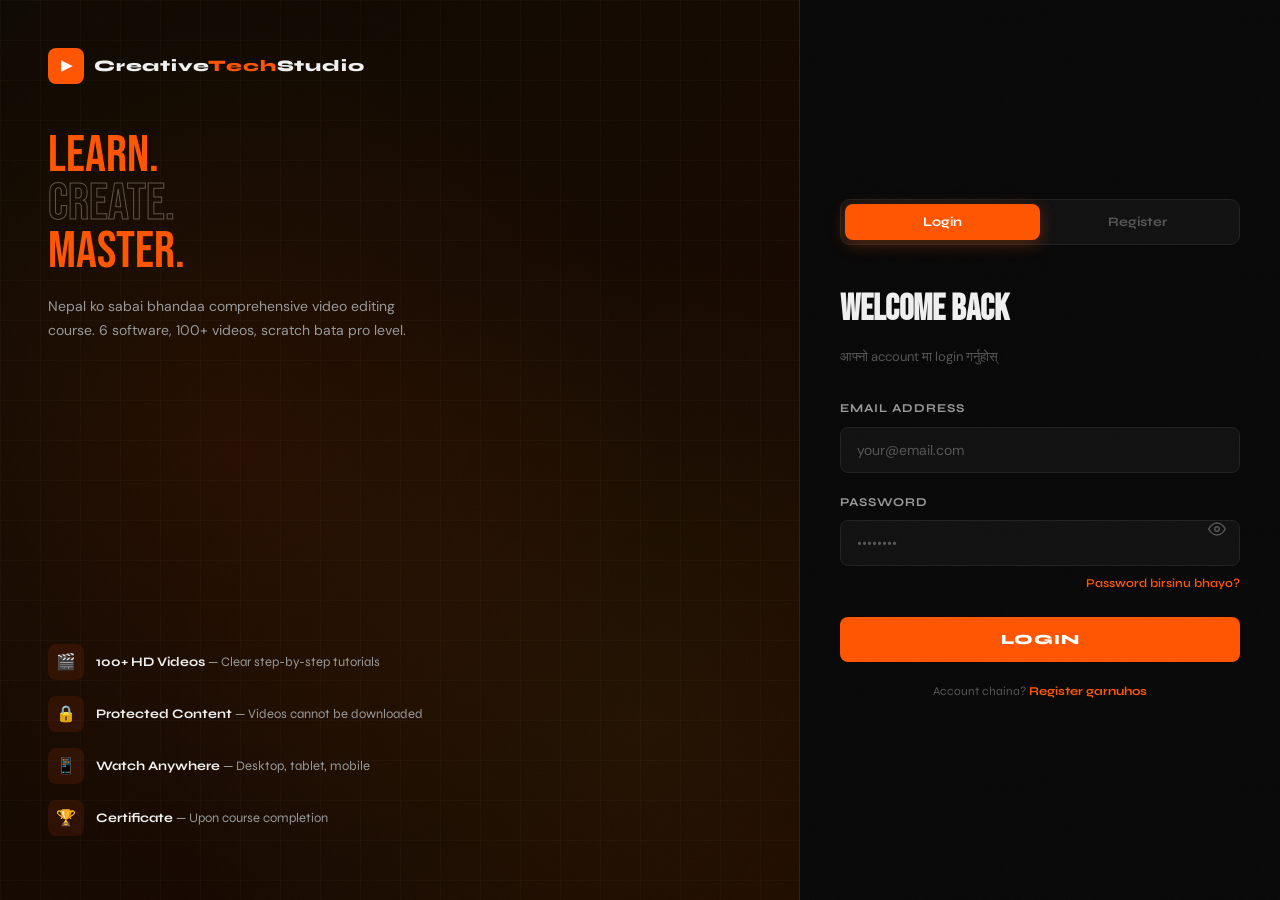
<file: dashboard.html>
<!DOCTYPE html>
<html lang="en">
<head>
  <meta charset="UTF-8"/><meta name="viewport" content="width=device-width, initial-scale=1.0"/>
  <title>Dashboard — Creative Tech Studio</title>
  <link rel="stylesheet" href="css/main.css"/>
  <link rel="stylesheet" href="css/player.css"/>
</head>
<body>
<div class="noise"></div>
<div class="toast-container" id="toastContainer"></div>

<nav id="navbar" class="scrolled">
  <div class="nav-inner">
    <a href="index.html" class="nav-logo">
      <div class="logo-icon">▶</div>
      <span class="logo-text">Creative<em>Tech</em>Studio</span>
    </a>
    <ul class="nav-links">
      <li><a href="dashboard.html" style="color:var(--accent)">Dashboard</a></li>
      <li><a href="#" onclick="logout()">Logout</a></li>
    </ul>
    <button class="sidebar-toggle" id="sidebarToggle" onclick="toggleSidebar()">
      <svg width="20" height="20" viewBox="0 0 24 24" fill="none" stroke="currentColor" stroke-width="2"><line x1="3" y1="12" x2="21" y2="12"/><line x1="3" y1="6" x2="21" y2="6"/><line x1="3" y1="18" x2="21" y2="18"/></svg>
    </button>
  </div>
</nav>

<div class="dashboard-layout">
  <!-- SIDEBAR -->
  <aside class="sidebar" id="sidebar">
    <div class="sidebar-inner">
      <div class="sidebar-user">
        <div class="sidebar-user-avatar" id="userAvatar">S</div>
        <div class="sidebar-user-name" id="userName">Student</div>
        <div class="sidebar-user-role">Pro Bundle Member</div>
      </div>
      <p class="sidebar-nav-label">Menu</p>
      <nav class="sidebar-nav">
        <a href="dashboard.html" class="active">
          <svg width="16" height="16" viewBox="0 0 24 24" fill="none" stroke="currentColor" stroke-width="2"><rect x="3" y="3" width="7" height="7"/><rect x="14" y="3" width="7" height="7"/><rect x="14" y="14" width="7" height="7"/><rect x="3" y="14" width="7" height="7"/></svg>
          My Courses
        </a>
        <a href="#">
          <svg width="16" height="16" viewBox="0 0 24 24" fill="none" stroke="currentColor" stroke-width="2"><path d="M22 11.08V12a10 10 0 1 1-5.93-9.14"/><polyline points="22 4 12 14.01 9 11.01"/></svg>
          Progress
        </a>
        <a href="#">
          <svg width="16" height="16" viewBox="0 0 24 24" fill="none" stroke="currentColor" stroke-width="2"><path d="M20 21v-2a4 4 0 0 0-4-4H8a4 4 0 0 0-4 4v2"/><circle cx="12" cy="7" r="4"/></svg>
          Profile
        </a>
        <a href="#">
          <svg width="16" height="16" viewBox="0 0 24 24" fill="none" stroke="currentColor" stroke-width="2"><path d="M9 3H5a2 2 0 0 0-2 2v4m6-6h10a2 2 0 0 1 2 2v4M9 3v18m0 0h10a2 2 0 0 0 2-2V9M9 21H5a2 2 0 0 1-2-2V9m0 0h18"/></svg>
          Certificate
        </a>
        <a href="#" onclick="logout()">
          <svg width="16" height="16" viewBox="0 0 24 24" fill="none" stroke="currentColor" stroke-width="2"><path d="M9 21H5a2 2 0 0 1-2-2V5a2 2 0 0 1 2-2h4"/><polyline points="16 17 21 12 16 7"/><line x1="21" y1="12" x2="9" y2="12"/></svg>
          Logout
        </a>
      </nav>
    </div>
  </aside>

  <!-- MAIN -->
  <main class="dashboard-main">
    <div class="dashboard-topbar">
      <div>
        <h1 class="dashboard-title" id="welcomeTitle">WELCOME BACK</h1>
        <p style="color:var(--text3);font-size:13px;font-family:var(--font-ui);">Continue learning from where you left off</p>
      </div>
    </div>

    <!-- Stats Row -->
    <div style="display:grid;grid-template-columns:repeat(auto-fill,minmax(180px,1fr));gap:16px;margin-bottom:36px;">
      <div style="background:var(--bg2);border:1px solid var(--border);border-radius:var(--radius);padding:20px;">
        <p style="font-family:var(--font-head);font-size:36px;color:var(--accent);">2</p>
        <p style="font-size:12px;color:var(--text3);font-family:var(--font-ui);margin-top:2px;">Courses In Progress</p>
      </div>
      <div style="background:var(--bg2);border:1px solid var(--border);border-radius:var(--radius);padding:20px;">
        <p style="font-family:var(--font-head);font-size:36px;color:var(--green);">14</p>
        <p style="font-size:12px;color:var(--text3);font-family:var(--font-ui);margin-top:2px;">Videos Completed</p>
      </div>
      <div style="background:var(--bg2);border:1px solid var(--border);border-radius:var(--radius);padding:20px;">
        <p style="font-family:var(--font-head);font-size:36px;color:var(--accent2);">6h</p>
        <p style="font-size:12px;color:var(--text3);font-family:var(--font-ui);margin-top:2px;">Total Watch Time</p>
      </div>
      <div style="background:var(--bg2);border:1px solid var(--border);border-radius:var(--radius);padding:20px;">
        <p style="font-family:var(--font-head);font-size:36px;color:var(--purple);">6</p>
        <p style="font-size:12px;color:var(--text3);font-family:var(--font-ui);margin-top:2px;">Total Modules</p>
      </div>
    </div>

    <h2 style="font-family:var(--font-ui);font-size:16px;font-weight:800;margin-bottom:20px;">Your Courses</h2>

    <div class="courses-grid">
      <!-- PS -->
      <div class="course-card" onclick="goToPlayer('photoshop')">
        <div class="course-card-thumb" style="--thumb-gradient:linear-gradient(135deg,rgba(49,168,255,0.3),rgba(0,0,0,0.7))">
          <div class="course-thumb-icon" style="background:#31A8FF">PS</div>
        </div>
        <div class="course-card-body">
          <p class="course-card-tag">Module 01</p>
          <h3>Adobe Photoshop</h3>
          <p>Digital Art & Photo Mastery — Beginner to Pro</p>
          <div class="course-progress"><div class="course-progress-fill" style="width:35%"></div></div>
          <div class="course-progress-label"><span>35% complete</span><span>7/20 videos</span></div>
        </div>
        <div class="course-card-footer">
          <span class="course-video-count">
            <svg width="12" height="12" viewBox="0 0 24 24" fill="none" stroke="currentColor" stroke-width="2"><polygon points="23 7 16 12 23 17 23 7"/><rect x="1" y="5" width="15" height="14" rx="2" ry="2"/></svg>
            20 videos
          </span>
          <span class="btn-watch">▶ Continue</span>
        </div>
      </div>

      <!-- AI -->
      <div class="course-card" onclick="goToPlayer('illustrator')">
        <div class="course-card-thumb" style="--thumb-gradient:linear-gradient(135deg,rgba(255,154,0,0.3),rgba(0,0,0,0.7))">
          <div class="course-thumb-icon" style="background:#FF9A00">AI</div>
        </div>
        <div class="course-card-body">
          <p class="course-card-tag">Module 02</p>
          <h3>Adobe Illustrator</h3>
          <p>Vector Design & Branding — Logo to Brand Kit</p>
          <div class="course-progress"><div class="course-progress-fill" style="width:10%"></div></div>
          <div class="course-progress-label"><span>10% complete</span><span>2/17 videos</span></div>
        </div>
        <div class="course-card-footer">
          <span class="course-video-count">
            <svg width="12" height="12" viewBox="0 0 24 24" fill="none" stroke="currentColor" stroke-width="2"><polygon points="23 7 16 12 23 17 23 7"/><rect x="1" y="5" width="15" height="14" rx="2" ry="2"/></svg>
            17 videos
          </span>
          <span class="btn-watch">▶ Start</span>
        </div>
      </div>

      <!-- AE - Locked -->
      <div class="course-card" onclick="showLockedMsg()">
        <div class="course-card-thumb" style="--thumb-gradient:linear-gradient(135deg,rgba(153,153,255,0.3),rgba(0,0,0,0.7))">
          <div class="course-thumb-icon" style="background:#9999FF;color:#000">AE</div>
          <div class="course-lock-badge">🔒 Locked</div>
        </div>
        <div class="course-card-body">
          <p class="course-card-tag">Module 03</p>
          <h3>Adobe After Effects</h3>
          <p>Motion Graphics & VFX — Complete the PS module first</p>
          <div class="course-progress"><div class="course-progress-fill" style="width:0%"></div></div>
          <div class="course-progress-label"><span>Locked</span><span>0/19 videos</span></div>
        </div>
        <div class="course-card-footer">
          <span class="course-video-count">
            <svg width="12" height="12" viewBox="0 0 24 24" fill="none" stroke="currentColor" stroke-width="2"><polygon points="23 7 16 12 23 17 23 7"/><rect x="1" y="5" width="15" height="14" rx="2" ry="2"/></svg>
            19 videos
          </span>
          <span class="btn-watch" style="background:var(--bg3);color:var(--text3);">🔒 Locked</span>
        </div>
      </div>

      <!-- PR - Locked -->
      <div class="course-card" onclick="showLockedMsg()">
        <div class="course-card-thumb" style="--thumb-gradient:linear-gradient(135deg,rgba(224,64,251,0.3),rgba(0,0,0,0.7))">
          <div class="course-thumb-icon" style="background:#E040FB">PR</div>
          <div class="course-lock-badge">🔒 Locked</div>
        </div>
        <div class="course-card-body">
          <p class="course-card-tag">Module 04</p>
          <h3>Adobe Premiere Pro</h3>
          <p>Professional Video Editing — Full workflow</p>
          <div class="course-progress"><div class="course-progress-fill" style="width:0%"></div></div>
          <div class="course-progress-label"><span>Locked</span><span>0/19 videos</span></div>
        </div>
        <div class="course-card-footer">
          <span class="course-video-count">
            <svg width="12" height="12" viewBox="0 0 24 24" fill="none" stroke="currentColor" stroke-width="2"><polygon points="23 7 16 12 23 17 23 7"/><rect x="1" y="5" width="15" height="14" rx="2" ry="2"/></svg>
            19 videos
          </span>
          <span class="btn-watch" style="background:var(--bg3);color:var(--text3);">🔒 Locked</span>
        </div>
      </div>

      <!-- DV - Locked -->
      <div class="course-card" onclick="showLockedMsg()">
        <div class="course-card-thumb" style="--thumb-gradient:linear-gradient(135deg,rgba(255,68,68,0.3),rgba(0,0,0,0.7))">
          <div class="course-thumb-icon" style="background:#FF4444">DV</div>
          <div class="course-lock-badge">🔒 Locked</div>
        </div>
        <div class="course-card-body">
          <p class="course-card-tag">Module 05</p>
          <h3>DaVinci Resolve</h3>
          <p>Hollywood-Level Color Grading</p>
          <div class="course-progress"><div class="course-progress-fill" style="width:0%"></div></div>
          <div class="course-progress-label"><span>Locked</span><span>0/16 videos</span></div>
        </div>
        <div class="course-card-footer">
          <span class="course-video-count">
            <svg width="12" height="12" viewBox="0 0 24 24" fill="none" stroke="currentColor" stroke-width="2"><polygon points="23 7 16 12 23 17 23 7"/><rect x="1" y="5" width="15" height="14" rx="2" ry="2"/></svg>
            16 videos
          </span>
          <span class="btn-watch" style="background:var(--bg3);color:var(--text3);">🔒 Locked</span>
        </div>
      </div>

      <!-- ME - Locked -->
      <div class="course-card" onclick="showLockedMsg()">
        <div class="course-card-thumb" style="--thumb-gradient:linear-gradient(135deg,rgba(0,196,180,0.3),rgba(0,0,0,0.7))">
          <div class="course-thumb-icon" style="background:#00C4B4;color:#000">ME</div>
          <div class="course-lock-badge">🔒 Locked</div>
        </div>
        <div class="course-card-body">
          <p class="course-card-tag">Module 06</p>
          <h3>Media Encoder</h3>
          <p>Export Master — All formats & presets</p>
          <div class="course-progress"><div class="course-progress-fill" style="width:0%"></div></div>
          <div class="course-progress-label"><span>Locked</span><span>0/7 videos</span></div>
        </div>
        <div class="course-card-footer">
          <span class="course-video-count">
            <svg width="12" height="12" viewBox="0 0 24 24" fill="none" stroke="currentColor" stroke-width="2"><polygon points="23 7 16 12 23 17 23 7"/><rect x="1" y="5" width="15" height="14" rx="2" ry="2"/></svg>
            7 videos
          </span>
          <span class="btn-watch" style="background:var(--bg3);color:var(--text3);">🔒 Locked</span>
        </div>
      </div>
    </div>
  </main>
</div>

<script src="js/auth.js"></script>
<script>
  function toggleSidebar() {
    document.getElementById('sidebar').classList.toggle('open');
  }
  function goToPlayer(course) {
    window.location.href = 'player.html?course=' + course;
  }
  function showLockedMsg() {
    showToast('Yo module abhi locked cha. Pahilo module complete garnuhos!', 'error');
  }
  function logout() {
    localStorage.removeItem('cts_currentUser');
    showToast('Logout successful!', 'success');
    setTimeout(() => window.location.href = 'login.html', 1000);
  }
  // Load user info
  window.addEventListener('DOMContentLoaded', () => {
    const user = JSON.parse(localStorage.getItem('cts_currentUser') || '{}');
    if (!user.email) { window.location.href = 'login.html'; return; }
    const name = (user.firstName || 'Student').toUpperCase();
    document.getElementById('welcomeTitle').textContent = 'WELCOME, ' + name;
    document.getElementById('userName').textContent = (user.firstName || '') + ' ' + (user.lastName || '');
    document.getElementById('userAvatar').textContent = (user.firstName || 'S')[0].toUpperCase();
  });
</script>
</body>
</html>
</file>
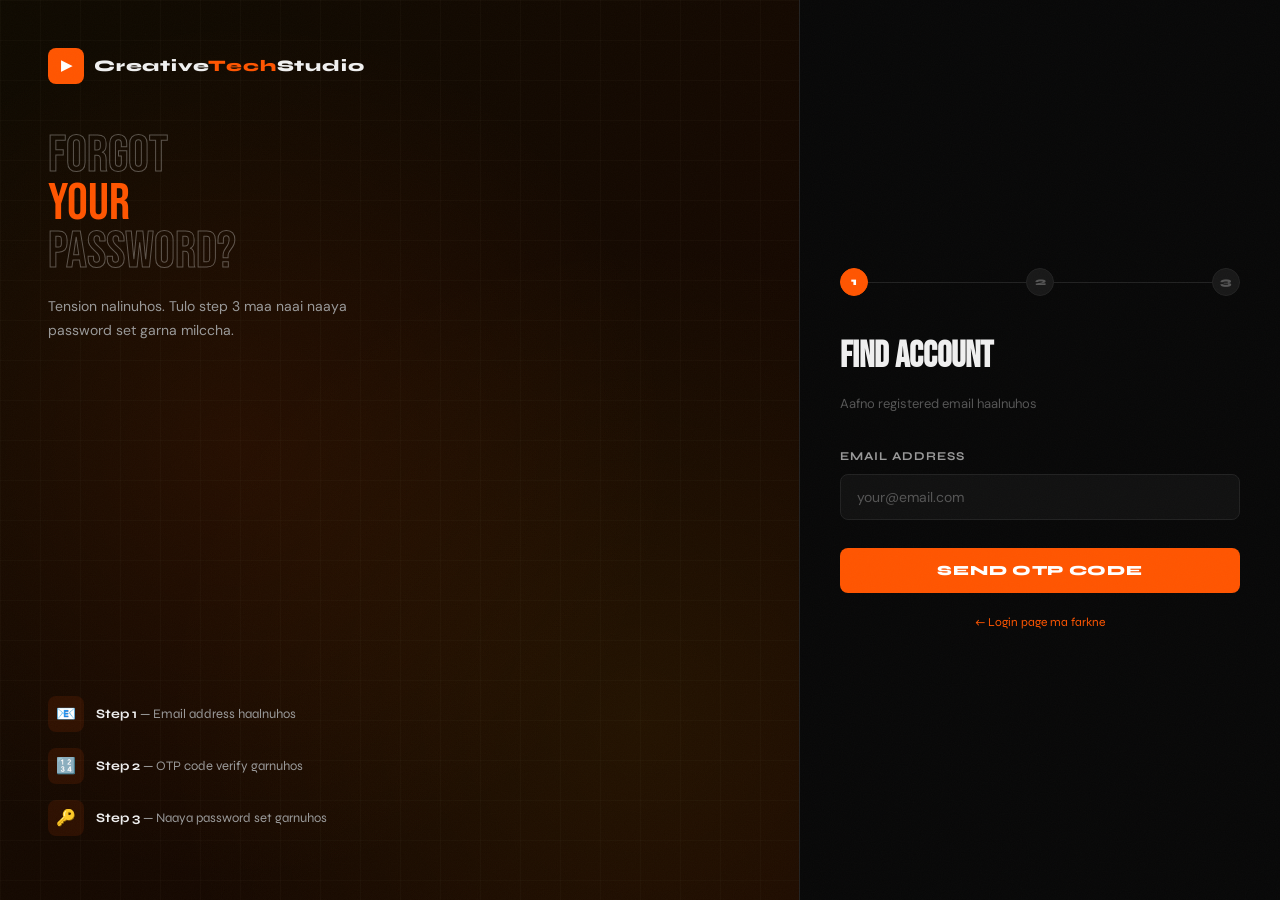
<file: forgot-password.html>
<!DOCTYPE html>
<html lang="en">
<head>
  <meta charset="UTF-8"/>
  <meta name="viewport" content="width=device-width, initial-scale=1.0"/>
  <title>Forgot Password — Creative Tech Studio</title>
  <link rel="stylesheet" href="css/main.css"/>
  <link rel="stylesheet" href="css/auth.css"/>
</head>
<body>
<div class="noise"></div>
<div class="toast-container" id="toastContainer"></div>

<div class="auth-page">
  <!-- LEFT -->
  <div class="auth-left">
    <div class="auth-left-bg"></div>
    <div class="auth-left-grid"></div>
    <div class="auth-left-content">
      <div class="auth-left-brand">
        <a href="index.html" class="nav-logo">
          <div class="logo-icon">▶</div>
          <span class="logo-text">Creative<em>Tech</em>Studio</span>
        </a>
      </div>
      <div class="auth-tagline">
        <span class="outline">FORGOT</span><br/>
        <span class="orange">YOUR</span><br/>
        <span class="outline">PASSWORD?</span>
      </div>
      <p class="auth-desc">Tension nalinuhos. Tulo step 3 maa naai naaya password set garna milccha.</p>
    </div>
    <div class="auth-features">
      <div class="auth-feature-item"><div class="auth-feature-icon">📧</div><span><strong>Step 1</strong> — Email address haalnuhos</span></div>
      <div class="auth-feature-item"><div class="auth-feature-icon">🔢</div><span><strong>Step 2</strong> — OTP code verify garnuhos</span></div>
      <div class="auth-feature-item"><div class="auth-feature-icon">🔑</div><span><strong>Step 3</strong> — Naaya password set garnuhos</span></div>
    </div>
  </div>

  <!-- RIGHT -->
  <div class="auth-right">
    <div class="auth-box">
      <a href="index.html" class="auth-mobile-logo">
        <div class="logo-icon">▶</div>
        <span class="logo-text">Creative<em>Tech</em>Studio</span>
      </a>

      <!-- Step Indicator -->
      <div class="step-indicator" id="stepIndicator">
        <div class="step-dot active" id="step1dot">1</div>
        <div class="step-line" id="line1"></div>
        <div class="step-dot" id="step2dot">2</div>
        <div class="step-line" id="line2"></div>
        <div class="step-dot" id="step3dot">3</div>
      </div>

      <!-- ── STEP 1: EMAIL ── -->
      <div class="forgot-step active" id="step1">
        <h2 class="auth-form-title">FIND ACCOUNT</h2>
        <p class="auth-form-sub">Aafno registered email haalnuhos</p>

        <div class="form-group" style="margin-bottom:28px;">
          <label class="form-label">Email Address</label>
          <input type="email" class="form-input" id="forgotEmail" placeholder="your@email.com"/>
          <p class="form-error" id="forgotEmailError">Valid email haalnuhos</p>
        </div>

        <button class="btn-auth" onclick="sendOTP()">
          <span class="btn-text">SEND OTP CODE</span>
          <div class="btn-spinner"></div>
        </button>

        <p style="text-align:center;font-size:12px;color:var(--text3);margin-top:20px;font-family:var(--font-ui);">
          <a href="login.html" style="color:var(--accent);">← Login page ma farkne</a>
        </p>
      </div>

      <!-- ── STEP 2: OTP ── -->
      <div class="forgot-step" id="step2">
        <h2 class="auth-form-title">VERIFY OTP</h2>
        <p class="auth-form-sub" id="otpSubtitle">Email maa 6-digit OTP code pathaiyeko cha</p>

        <div class="otp-inputs">
          <input type="text" class="otp-input" maxlength="1" id="otp1" oninput="otpNext(this, null, 'otp2')" onkeydown="otpBack(event, this, null)"/>
          <input type="text" class="otp-input" maxlength="1" id="otp2" oninput="otpNext(this, 'otp1', 'otp3')" onkeydown="otpBack(event, this, 'otp1')"/>
          <input type="text" class="otp-input" maxlength="1" id="otp3" oninput="otpNext(this, 'otp2', 'otp4')" onkeydown="otpBack(event, this, 'otp2')"/>
          <input type="text" class="otp-input" maxlength="1" id="otp4" oninput="otpNext(this, 'otp3', 'otp5')" onkeydown="otpBack(event, this, 'otp3')"/>
          <input type="text" class="otp-input" maxlength="1" id="otp5" oninput="otpNext(this, 'otp4', 'otp6')" onkeydown="otpBack(event, this, 'otp4')"/>
          <input type="text" class="otp-input" maxlength="1" id="otp6" oninput="otpNext(this, 'otp5', null)" onkeydown="otpBack(event, this, 'otp5')"/>
        </div>
        <p class="form-error" id="otpError" style="text-align:center;display:none;">OTP code galat cha. Pheri check garnuhos.</p>

        <div class="resend-otp">
          OTP naaayeko? <button id="resendBtn" onclick="resendOTP()" disabled>Resend (<span id="resendTimer">30</span>s)</button>
        </div>

        <button class="btn-auth" style="margin-top:20px;" onclick="verifyOTP()">
          <span class="btn-text">VERIFY OTP</span>
          <div class="btn-spinner"></div>
        </button>

        <p style="text-align:center;font-size:12px;color:var(--text3);margin-top:12px;font-family:var(--font-ui);">
          <a href="#" style="color:var(--accent);" onclick="goToStep(1)">← Email feri haalne</a>
        </p>
      </div>

      <!-- ── STEP 3: NEW PASSWORD ── -->
      <div class="forgot-step" id="step3">
        <h2 class="auth-form-title">NEW PASSWORD</h2>
        <p class="auth-form-sub">Naaya strong password set garnuhos</p>

        <div class="form-group form-input-icon" style="margin-bottom:20px;">
          <label class="form-label">New Password</label>
          <input type="password" class="form-input" id="newPassword" placeholder="Minimum 8 characters" oninput="checkPasswordStrength(this.value)"/>
          <span class="input-icon" onclick="togglePassword('newPassword', this)">
            <svg width="18" height="18" viewBox="0 0 24 24" fill="none" stroke="currentColor" stroke-width="2"><path d="M1 12s4-8 11-8 11 8 11 8-4 8-11 8-11-8-11-8z"/><circle cx="12" cy="12" r="3"/></svg>
          </span>
          <div class="pw-strength">
            <div class="pw-strength-bar"><div class="pw-strength-fill" id="pwStrengthFill"></div></div>
            <p class="pw-strength-text" id="pwStrengthText"></p>
          </div>
          <p class="form-error" id="newPasswordError">Password minimum 8 characters hunuparccha</p>
        </div>

        <div class="form-group form-input-icon">
          <label class="form-label">Confirm New Password</label>
          <input type="password" class="form-input" id="confirmNewPassword" placeholder="Re-enter password"/>
          <span class="input-icon" onclick="togglePassword('confirmNewPassword', this)">
            <svg width="18" height="18" viewBox="0 0 24 24" fill="none" stroke="currentColor" stroke-width="2"><path d="M1 12s4-8 11-8 11 8 11 8-4 8-11 8-11-8-11-8z"/><circle cx="12" cy="12" r="3"/></svg>
          </span>
          <p class="form-error" id="confirmNewPasswordError">Passwords match bhayena</p>
        </div>

        <button class="btn-auth" style="margin-top:8px;" onclick="resetPassword()">
          <span class="btn-text">RESET PASSWORD</span>
          <div class="btn-spinner"></div>
        </button>
      </div>

      <!-- ── SUCCESS ── -->
      <div class="auth-success" id="successState">
        <div class="success-icon">✓</div>
        <h3>Password Reset!</h3>
        <p>Tapaiko password safaltapurvak reset bhayo. Ahile naaya password le login garnuhos.</p>
        <a href="login.html" class="btn-auth" style="display:flex;margin-top:24px;text-decoration:none;">LOGIN NOW</a>
      </div>

    </div>
  </div>
</div>

<script src="js/auth.js"></script>
<script>
// ── Forgot Password Logic ──
let currentStep = 1;
let otpCode = '';
let resendInterval;

function goToStep(step) {
  document.querySelectorAll('.forgot-step').forEach(s => s.classList.remove('active'));
  document.getElementById('step' + step).classList.add('active');
  currentStep = step;
  updateStepIndicator();
}

function updateStepIndicator() {
  for (let i = 1; i <= 3; i++) {
    const dot = document.getElementById('step' + i + 'dot');
    const line = document.getElementById('line' + (i < 3 ? i : ''));
    if (i < currentStep) { dot.className = 'step-dot done'; dot.innerHTML = '✓'; }
    else if (i === currentStep) { dot.className = 'step-dot active'; dot.innerHTML = i; }
    else { dot.className = 'step-dot'; dot.innerHTML = i; }
    if (line && i < currentStep) line.classList.add('done');
    else if (line) line.classList.remove('done');
  }
}

function sendOTP() {
  const email = document.getElementById('forgotEmail').value.trim();
  if (!email || !/^[^\s@]+@[^\s@]+\.[^\s@]+$/.test(email)) {
    document.getElementById('forgotEmailError').classList.add('show');
    document.getElementById('forgotEmail').classList.add('error');
    return;
  }
  document.getElementById('forgotEmailError').classList.remove('show');
  document.getElementById('forgotEmail').classList.remove('error');

  // Generate demo OTP
  otpCode = Math.floor(100000 + Math.random() * 900000).toString();
  console.log('🔑 Demo OTP:', otpCode); // In production, send via email

  document.getElementById('otpSubtitle').textContent = email + ' maa OTP pathaiyeko cha';
  showToast('OTP sent! Demo OTP: ' + otpCode, 'success');
  goToStep(2);
  startResendTimer();
}

function startResendTimer() {
  let seconds = 30;
  document.getElementById('resendBtn').disabled = true;
  document.getElementById('resendTimer').textContent = seconds;
  clearInterval(resendInterval);
  resendInterval = setInterval(() => {
    seconds--;
    document.getElementById('resendTimer').textContent = seconds;
    if (seconds <= 0) {
      clearInterval(resendInterval);
      document.getElementById('resendBtn').disabled = false;
      document.getElementById('resendBtn').textContent = 'Resend OTP';
    }
  }, 1000);
}

function resendOTP() {
  otpCode = Math.floor(100000 + Math.random() * 900000).toString();
  console.log('🔑 New Demo OTP:', otpCode);
  showToast('Naaya OTP sent! Demo: ' + otpCode, 'success');
  startResendTimer();
}

function otpNext(current, prevId, nextId) {
  current.value = current.value.replace(/[^0-9]/g, '');
  if (current.value.length === 1) {
    current.classList.add('filled');
    if (nextId) document.getElementById(nextId).focus();
  }
}
function otpBack(e, current, prevId) {
  if (e.key === 'Backspace' && !current.value && prevId) {
    document.getElementById(prevId).focus();
    document.getElementById(prevId).classList.remove('filled');
  }
}

function verifyOTP() {
  const entered = ['otp1','otp2','otp3','otp4','otp5','otp6'].map(id => document.getElementById(id).value).join('');
  if (entered.length < 6) { showToast('6-digit OTP haalnuhos', 'error'); return; }
  if (entered !== otpCode) {
    document.getElementById('otpError').style.display = 'block';
    document.querySelectorAll('.otp-input').forEach(i => { i.classList.add('error'); i.classList.remove('filled'); i.value = ''; });
    document.getElementById('otp1').focus();
    return;
  }
  document.getElementById('otpError').style.display = 'none';
  showToast('OTP verified! ✓', 'success');
  goToStep(3);
}

function resetPassword() {
  const pw = document.getElementById('newPassword').value;
  const cpw = document.getElementById('confirmNewPassword').value;
  let valid = true;
  if (pw.length < 8) { document.getElementById('newPasswordError').classList.add('show'); valid = false; }
  else document.getElementById('newPasswordError').classList.remove('show');
  if (pw !== cpw) { document.getElementById('confirmNewPasswordError').classList.add('show'); valid = false; }
  else document.getElementById('confirmNewPasswordError').classList.remove('show');
  if (!valid) return;

  document.getElementById('step3').classList.remove('active');
  document.getElementById('successState').classList.add('show');
  document.getElementById('stepIndicator').style.display = 'none';
  showToast('Password successfully reset!', 'success');
}
</script>
</body>
</html>
</file>
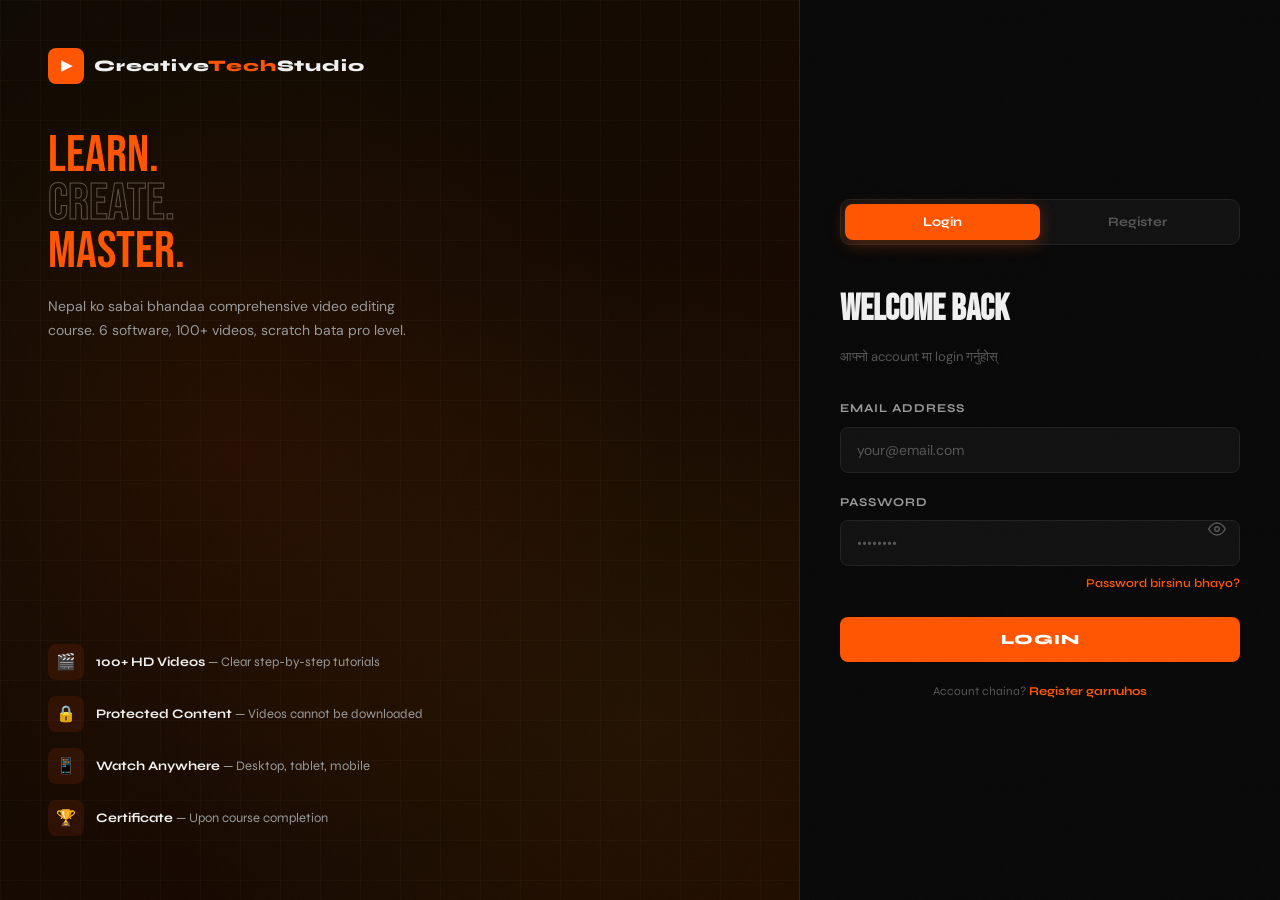
<file: login.html>
<!DOCTYPE html>
<html lang="en">
<head>
  <meta charset="UTF-8"/>
  <meta name="viewport" content="width=device-width, initial-scale=1.0"/>
  <title>Login — Creative Tech Studio</title>
  <link rel="stylesheet" href="css/main.css"/>
  <link rel="stylesheet" href="css/auth.css"/>
</head>
<body>
<div class="noise"></div>
<div class="toast-container" id="toastContainer"></div>

<div class="auth-page">
  <!-- ── LEFT PANEL ── -->
  <div class="auth-left">
    <div class="auth-left-bg"></div>
    <div class="auth-left-grid"></div>
    <div class="auth-left-content">
      <div class="auth-left-brand">
        <a href="index.html" class="nav-logo">
          <div class="logo-icon">▶</div>
          <span class="logo-text">Creative<em>Tech</em>Studio</span>
        </a>
      </div>
      <div class="auth-tagline">
        <span class="orange">LEARN.</span><br/>
        <span class="outline">CREATE.</span><br/>
        <span class="orange">MASTER.</span>
      </div>
      <p class="auth-desc">Nepal ko sabai bhandaa comprehensive video editing course. 6 software, 100+ videos, scratch bata pro level.</p>
    </div>
    <div class="auth-features">
      <div class="auth-feature-item"><div class="auth-feature-icon">🎬</div><span><strong>100+ HD Videos</strong> — Clear step-by-step tutorials</span></div>
      <div class="auth-feature-item"><div class="auth-feature-icon">🔒</div><span><strong>Protected Content</strong> — Videos cannot be downloaded</span></div>
      <div class="auth-feature-item"><div class="auth-feature-icon">📱</div><span><strong>Watch Anywhere</strong> — Desktop, tablet, mobile</span></div>
      <div class="auth-feature-item"><div class="auth-feature-icon">🏆</div><span><strong>Certificate</strong> — Upon course completion</span></div>
    </div>
  </div>

  <!-- ── RIGHT PANEL ── -->
  <div class="auth-right">
    <div class="auth-box">
      <!-- Mobile Logo -->
      <a href="index.html" class="auth-mobile-logo">
        <div class="logo-icon">▶</div>
        <span class="logo-text">Creative<em>Tech</em>Studio</span>
      </a>

      <!-- Tabs -->
      <div class="auth-tabs">
        <button class="auth-tab active" id="loginTab" onclick="switchTab('login')">Login</button>
        <button class="auth-tab" id="registerTab" onclick="switchTab('register')">Register</button>
      </div>

      <!-- ── LOGIN FORM ── -->
      <div id="loginForm">
        <h2 class="auth-form-title">WELCOME BACK</h2>
        <p class="auth-form-sub">आफ्नो account मा login गर्नुहोस्</p>

        <div class="form-group">
          <label class="form-label">Email Address</label>
          <input type="email" class="form-input" id="loginEmail" placeholder="your@email.com" autocomplete="email"/>
          <p class="form-error" id="loginEmailError">Valid email address haalnuhos</p>
        </div>

        <div class="form-group form-input-icon">
          <label class="form-label">Password</label>
          <input type="password" class="form-input" id="loginPassword" placeholder="••••••••" autocomplete="current-password"/>
          <span class="input-icon" onclick="togglePassword('loginPassword', this)">
            <svg width="18" height="18" viewBox="0 0 24 24" fill="none" stroke="currentColor" stroke-width="2"><path d="M1 12s4-8 11-8 11 8 11 8-4 8-11 8-11-8-11-8z"/><circle cx="12" cy="12" r="3"/></svg>
          </span>
          <p class="form-error" id="loginPasswordError">Password haalnuhos</p>
        </div>

        <div class="form-forgot">
          <a href="forgot-password.html">Password birsinu bhayo?</a>
        </div>

        <button class="btn-auth" id="loginBtn" onclick="handleLogin()">
          <span class="btn-text">LOGIN</span>
          <div class="btn-spinner"></div>
        </button>

        <p style="text-align:center;font-size:12px;color:var(--text3);margin-top:20px;font-family:var(--font-ui);">
          Account chaina? <a href="#" style="color:var(--accent);font-weight:700;" onclick="switchTab('register')">Register garnuhos</a>
        </p>
      </div>

      <!-- ── REGISTER FORM ── -->
      <div id="registerForm" style="display:none;">
        <h2 class="auth-form-title">JOIN NOW</h2>
        <p class="auth-form-sub">Naaya account banaunu hola</p>

        <div class="form-row">
          <div class="form-group">
            <label class="form-label">First Name</label>
            <input type="text" class="form-input" id="regFirstName" placeholder="Aarav" autocomplete="given-name"/>
            <p class="form-error" id="regFirstNameError">First name haalnuhos</p>
          </div>
          <div class="form-group">
            <label class="form-label">Last Name</label>
            <input type="text" class="form-input" id="regLastName" placeholder="Sharma" autocomplete="family-name"/>
          </div>
        </div>

        <div class="form-group">
          <label class="form-label">Email Address</label>
          <input type="email" class="form-input" id="regEmail" placeholder="your@email.com" autocomplete="email"/>
          <p class="form-error" id="regEmailError">Valid email haalnuhos</p>
        </div>

        <div class="form-group">
          <label class="form-label">Phone Number</label>
          <input type="tel" class="form-input" id="regPhone" placeholder="98XXXXXXXX" autocomplete="tel"/>
        </div>

        <div class="form-group form-input-icon">
          <label class="form-label">Password</label>
          <input type="password" class="form-input" id="regPassword" placeholder="Minimum 8 characters" oninput="checkPasswordStrength(this.value)" autocomplete="new-password"/>
          <span class="input-icon" onclick="togglePassword('regPassword', this)">
            <svg width="18" height="18" viewBox="0 0 24 24" fill="none" stroke="currentColor" stroke-width="2"><path d="M1 12s4-8 11-8 11 8 11 8-4 8-11 8-11-8-11-8z"/><circle cx="12" cy="12" r="3"/></svg>
          </span>
          <div class="pw-strength">
            <div class="pw-strength-bar"><div class="pw-strength-fill" id="pwStrengthFill"></div></div>
            <p class="pw-strength-text" id="pwStrengthText"></p>
          </div>
          <p class="form-error" id="regPasswordError">Password minimum 8 characters hunuparccha</p>
        </div>

        <div class="form-group form-input-icon">
          <label class="form-label">Confirm Password</label>
          <input type="password" class="form-input" id="regConfirmPassword" placeholder="Re-enter password" autocomplete="new-password"/>
          <span class="input-icon" onclick="togglePassword('regConfirmPassword', this)">
            <svg width="18" height="18" viewBox="0 0 24 24" fill="none" stroke="currentColor" stroke-width="2"><path d="M1 12s4-8 11-8 11 8 11 8-4 8-11 8-11-8-11-8z"/><circle cx="12" cy="12" r="3"/></svg>
          </span>
          <p class="form-error" id="regConfirmError">Passwords match bhayena</p>
        </div>

        <div class="form-check">
          <input type="checkbox" id="regTerms"/>
          <label for="regTerms">Ma <a href="#">Terms &amp; Conditions</a> ra <a href="#">Privacy Policy</a> sanga sahmat chu</label>
        </div>
        <p class="form-error" id="regTermsError">Terms accept garnuhos</p>

        <button class="btn-auth" id="registerBtn" onclick="handleRegister()">
          <span class="btn-text">CREATE ACCOUNT</span>
          <div class="btn-spinner"></div>
        </button>

        <p style="text-align:center;font-size:12px;color:var(--text3);margin-top:20px;font-family:var(--font-ui);">
          Account cha? <a href="#" style="color:var(--accent);font-weight:700;" onclick="switchTab('login')">Login garnuhos</a>
        </p>
      </div>

    </div>
  </div>
</div>

<script src="js/auth.js"></script>
<script>
  // Check tab from URL param
  const urlParams = new URLSearchParams(window.location.search);
  if (urlParams.get('tab') === 'register') switchTab('register');
</script>
</body>
</html>
</file>
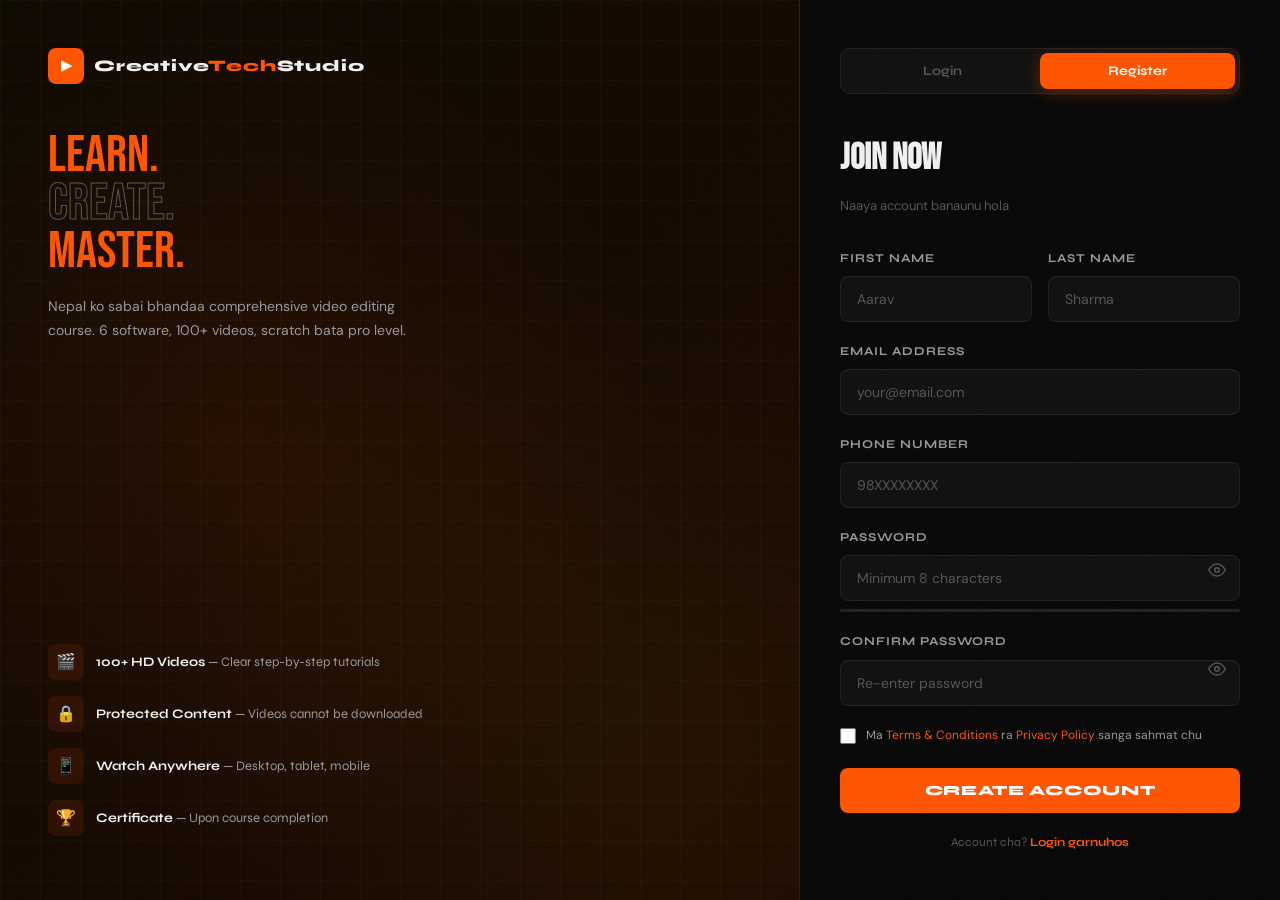
<file: register.html>
<!DOCTYPE html>
<html lang="en">
<head>
  <meta charset="UTF-8"/>
  <meta http-equiv="refresh" content="0;url=login.html?tab=register"/>
  <title>Register — Creative Tech Studio</title>
</head>
<body>
  <script>window.location.href = 'login.html?tab=register';</script>
</body>
</html>
</file>
<file: css/main.css>
/* ═══════════════════════════════════════════════
   CREATIVE TECH STUDIO — Main Stylesheet
   ═══════════════════════════════════════════════ */

@import url('https://fonts.googleapis.com/css2?family=Bebas+Neue&family=Syne:wght@400;600;700;800&family=DM+Sans:ital,opsz,wght@0,9..40,300;0,9..40,400;0,9..40,500;1,9..40,400&display=swap');

/* ── Variables ───────────────────────────────── */
:root {
  --bg:         #080808;
  --bg2:        #111111;
  --bg3:        #181818;
  --border:     #222222;
  --accent:     #FF5500;
  --accent2:    #FFD700;
  --accent3:    #00E5FF;
  --text:       #F0F0F0;
  --text2:      #999999;
  --text3:      #555555;
  --green:      #00C896;
  --purple:     #9999FF;
  --radius:     12px;
  --radius-lg:  20px;
  --shadow:     0 0 40px rgba(255,85,0,0.15);
  --transition: all 0.3s cubic-bezier(0.4,0,0.2,1);
  --font-head:  'Bebas Neue', sans-serif;
  --font-body:  'DM Sans', sans-serif;
  --font-ui:    'Syne', sans-serif;
}

/* ── Reset ───────────────────────────────────── */
*, *::before, *::after { box-sizing: border-box; margin: 0; padding: 0; }
html { scroll-behavior: smooth; font-size: 16px; }
body {
  background: var(--bg);
  color: var(--text);
  font-family: var(--font-body);
  line-height: 1.6;
  overflow-x: hidden;
}
a { color: inherit; text-decoration: none; }
button { cursor: pointer; font-family: var(--font-body); border: none; background: none; }
img { max-width: 100%; display: block; }
ul { list-style: none; }

/* ── Scrollbar ───────────────────────────────── */
::-webkit-scrollbar { width: 4px; }
::-webkit-scrollbar-track { background: var(--bg); }
::-webkit-scrollbar-thumb { background: var(--accent); border-radius: 2px; }

/* ── Selection ───────────────────────────────── */
::selection { background: var(--accent); color: #fff; }

/* ── Noise Overlay ───────────────────────────── */
.noise {
  position: fixed; inset: 0; z-index: 9999;
  pointer-events: none;
  opacity: 0.025;
  background-image: url("data:image/svg+xml,%3Csvg viewBox='0 0 256 256' xmlns='http://www.w3.org/2000/svg'%3E%3Cfilter id='noise'%3E%3CfeTurbulence type='fractalNoise' baseFrequency='0.9' numOctaves='4' stitchTiles='stitch'/%3E%3C/filter%3E%3Crect width='100%25' height='100%25' filter='url(%23noise)'/%3E%3C/svg%3E");
  background-size: 256px 256px;
}

/* ── Cursor ──────────────────────────────────── */
.cursor, .cursor-follower { position: fixed; border-radius: 50%; pointer-events: none; z-index: 9998; transition: transform 0.1s ease; }
.cursor { width: 8px; height: 8px; background: var(--accent); top: -4px; left: -4px; }
.cursor-follower { width: 32px; height: 32px; border: 1px solid rgba(255,85,0,0.4); top: -16px; left: -16px; transition: transform 0.15s ease, opacity 0.3s; }
.cursor.hover { transform: scale(2.5); background: var(--accent2); }
.cursor-follower.hover { transform: scale(1.8); opacity: 0; }
@media (pointer: coarse) { .cursor, .cursor-follower { display: none; } }

/* ── Navbar ──────────────────────────────────── */
#navbar {
  position: fixed; top: 0; left: 0; right: 0; z-index: 1000;
  padding: 0 5%;
  transition: var(--transition);
}
#navbar.scrolled {
  background: rgba(8,8,8,0.92);
  backdrop-filter: blur(20px);
  border-bottom: 1px solid var(--border);
}
.nav-inner {
  max-width: 1280px; margin: 0 auto;
  display: flex; align-items: center; justify-content: space-between;
  height: 72px;
}
.nav-logo { display: flex; align-items: center; gap: 10px; }
.logo-icon {
  width: 36px; height: 36px;
  background: var(--accent);
  border-radius: 8px;
  display: grid; place-items: center;
  font-size: 14px; color: #fff;
  font-family: var(--font-ui); font-weight: 700;
}
.logo-text {
  font-family: var(--font-ui);
  font-size: 16px; font-weight: 800;
  letter-spacing: 0.05em;
}
.logo-text em { color: var(--accent); font-style: normal; }

.nav-links { display: flex; align-items: center; gap: 36px; }
.nav-links a {
  font-family: var(--font-ui); font-size: 13px; font-weight: 600;
  letter-spacing: 0.08em; text-transform: uppercase;
  color: var(--text2); transition: var(--transition);
}
.nav-links a:hover { color: var(--text); }
.nav-links .nav-cta {
  background: var(--accent);
  color: #fff; padding: 9px 22px;
  border-radius: 6px;
  transition: var(--transition);
}
.nav-links .nav-cta:hover { background: #ff6b1a; transform: translateY(-1px); }

.hamburger { display: none; flex-direction: column; gap: 5px; padding: 4px; }
.hamburger span { width: 24px; height: 2px; background: var(--text); border-radius: 2px; transition: var(--transition); display: block; }
.hamburger.open span:nth-child(1) { transform: translateY(7px) rotate(45deg); }
.hamburger.open span:nth-child(2) { opacity: 0; }
.hamburger.open span:nth-child(3) { transform: translateY(-7px) rotate(-45deg); }

.mobile-menu {
  position: fixed; inset: 0; z-index: 999;
  background: var(--bg2);
  display: flex; align-items: center; justify-content: center;
  transform: translateX(-100%);
  transition: transform 0.4s cubic-bezier(0.4,0,0.2,1);
}
.mobile-menu.open { transform: translateX(0); }
.mobile-menu ul { display: flex; flex-direction: column; align-items: center; gap: 32px; }
.mobile-menu a { font-family: var(--font-head); font-size: 40px; color: var(--text2); transition: var(--transition); }
.mobile-menu a:hover { color: var(--accent); }

/* ── Hero ────────────────────────────────────── */
.hero {
  min-height: 100vh; position: relative;
  display: flex; align-items: center;
  padding: 120px 5% 60px;
  overflow: hidden;
}
.hero-bg { position: absolute; inset: 0; }
.orb {
  position: absolute; border-radius: 50%;
  filter: blur(80px); opacity: 0.15;
  animation: orbFloat 8s ease-in-out infinite;
}
.orb-1 { width: 500px; height: 500px; background: var(--accent); top: -100px; right: -100px; animation-delay: 0s; }
.orb-2 { width: 300px; height: 300px; background: var(--accent3); bottom: 100px; left: -50px; animation-delay: 3s; }
.orb-3 { width: 200px; height: 200px; background: var(--accent2); top: 50%; left: 40%; animation-delay: 5s; }
@keyframes orbFloat {
  0%, 100% { transform: translate(0,0) scale(1); }
  50% { transform: translate(20px,-30px) scale(1.1); }
}
.grid-lines {
  position: absolute; inset: 0;
  background-image:
    linear-gradient(rgba(255,255,255,0.02) 1px, transparent 1px),
    linear-gradient(90deg, rgba(255,255,255,0.02) 1px, transparent 1px);
  background-size: 60px 60px;
}

.hero-content { max-width: 1280px; margin: 0 auto; width: 100%; position: relative; z-index: 2; }
.hero-badge {
  display: inline-flex; align-items: center; gap: 8px;
  background: rgba(255,85,0,0.1);
  border: 1px solid rgba(255,85,0,0.3);
  color: var(--accent);
  padding: 8px 16px; border-radius: 100px;
  font-family: var(--font-ui); font-size: 11px; font-weight: 700;
  letter-spacing: 0.15em; text-transform: uppercase;
  margin-bottom: 24px;
}
.badge-dot {
  width: 6px; height: 6px; background: var(--accent);
  border-radius: 50%;
  animation: pulse 2s ease-in-out infinite;
}
@keyframes pulse { 0%,100%{opacity:1;transform:scale(1)} 50%{opacity:0.5;transform:scale(1.4)} }

.hero-title {
  font-family: var(--font-head);
  font-size: clamp(64px, 10vw, 120px);
  line-height: 0.92;
  letter-spacing: 0.02em;
  margin-bottom: 28px;
}
.title-line { display: block; }
.accent-line {
  -webkit-text-stroke: 2px var(--accent);
  color: transparent;
  position: relative;
}

.hero-desc {
  font-size: 16px; color: var(--text2); line-height: 1.7;
  max-width: 560px; margin-bottom: 40px;
}

.hero-btns { display: flex; gap: 16px; align-items: center; flex-wrap: wrap; margin-bottom: 64px; }
.btn-primary {
  display: inline-flex; align-items: center; gap: 10px;
  background: var(--accent); color: #fff;
  padding: 14px 28px; border-radius: 8px;
  font-family: var(--font-ui); font-weight: 700; font-size: 14px;
  letter-spacing: 0.05em;
  transition: var(--transition);
  position: relative; overflow: hidden;
}
.btn-primary::before {
  content: ''; position: absolute; inset: 0;
  background: linear-gradient(135deg,rgba(255,255,255,0.1),transparent);
  opacity: 0; transition: var(--transition);
}
.btn-primary:hover { transform: translateY(-2px); box-shadow: 0 8px 30px rgba(255,85,0,0.4); }
.btn-primary:hover::before { opacity: 1; }

.btn-ghost {
  display: inline-flex; align-items: center; gap: 10px;
  border: 1px solid var(--border); color: var(--text2);
  padding: 14px 28px; border-radius: 8px;
  font-family: var(--font-ui); font-weight: 600; font-size: 14px;
  letter-spacing: 0.05em; transition: var(--transition);
}
.btn-ghost:hover { border-color: var(--accent); color: var(--accent); background: rgba(255,85,0,0.05); }

.btn-secondary {
  display: inline-flex; align-items: center; gap: 10px;
  background: var(--bg3); color: var(--text);
  padding: 12px 24px; border-radius: 8px;
  font-family: var(--font-ui); font-weight: 600; font-size: 13px;
  border: 1px solid var(--border); transition: var(--transition);
}
.btn-secondary:hover { border-color: var(--accent); color: var(--accent); }

.hero-stats { display: flex; align-items: center; gap: 0; flex-wrap: wrap; }
.stat { padding: 0 32px; text-align: center; }
.stat:first-child { padding-left: 0; }
.stat-num { font-family: var(--font-head); font-size: 52px; color: var(--accent); line-height: 1; }
.stat-plus { font-family: var(--font-head); font-size: 32px; color: var(--accent); }
.stat-suffix { font-family: var(--font-head); font-size: 28px; color: var(--text2); }
.stat-label { display: block; font-family: var(--font-ui); font-size: 11px; color: var(--text3); letter-spacing: 0.12em; text-transform: uppercase; margin-top: 4px; font-weight: 600; }
.stat-divider { width: 1px; height: 48px; background: var(--border); }

.scroll-indicator {
  position: absolute; bottom: 40px; left: 5%;
  display: flex; flex-direction: column; align-items: center; gap: 8px;
  color: var(--text3); font-family: var(--font-ui); font-size: 10px;
  letter-spacing: 0.2em; text-transform: uppercase; font-weight: 600;
}
.scroll-line {
  width: 1px; height: 60px;
  background: linear-gradient(to bottom, var(--accent), transparent);
  animation: scrollLine 2s ease-in-out infinite;
}
@keyframes scrollLine { 0%,100%{opacity:1;transform:scaleY(1)} 50%{opacity:0.3;transform:scaleY(0.5)} }

/* ── Section Commons ─────────────────────────── */
section { padding: 100px 5%; }
.section-header { margin-bottom: 64px; }
.section-tag {
  display: inline-block;
  font-family: var(--font-ui); font-size: 11px; font-weight: 700;
  letter-spacing: 0.2em; text-transform: uppercase; color: var(--accent);
  background: rgba(255,85,0,0.1); border: 1px solid rgba(255,85,0,0.2);
  padding: 6px 14px; border-radius: 4px; margin-bottom: 16px;
}
.section-title {
  font-family: var(--font-head); font-size: clamp(40px, 6vw, 72px);
  line-height: 0.95; color: var(--text);
}
.section-title em { color: var(--accent); font-style: normal; }

/* ── Modules Grid ────────────────────────────── */
.modules-section { background: var(--bg); }
.modules-grid {
  max-width: 1280px; margin: 0 auto;
  display: grid;
  grid-template-columns: repeat(auto-fill, minmax(340px, 1fr));
  gap: 20px;
}

.module-card {
  background: var(--bg2);
  border: 1px solid var(--border);
  border-radius: var(--radius-lg);
  padding: 32px;
  position: relative; overflow: hidden;
  transition: var(--transition);
  cursor: default;
}
.module-card::before {
  content: ''; position: absolute; top: 0; left: 0; right: 0;
  height: 2px;
  background: var(--card-color, var(--accent));
}
.module-card:hover { border-color: rgba(255,85,0,0.3); transform: translateY(-4px); }
.card-glow {
  position: absolute; top: -60px; right: -60px;
  width: 160px; height: 160px;
  background: var(--glow);
  border-radius: 50%; filter: blur(60px); opacity: 0;
  transition: opacity 0.4s;
}
.module-card:hover .card-glow { opacity: 0.12; }

.card-header { display: flex; justify-content: space-between; align-items: flex-start; margin-bottom: 20px; }
.card-badge {
  width: 44px; height: 44px; border-radius: 10px;
  display: grid; place-items: center;
  font-family: var(--font-ui); font-weight: 800; font-size: 14px; color: #fff;
  letter-spacing: 0.05em;
}
.card-num { font-family: var(--font-head); font-size: 48px; color: var(--border); line-height: 1; }
.card-title { font-family: var(--font-head); font-size: 26px; line-height: 1.1; margin-bottom: 8px; }
.card-sub { font-size: 12px; color: var(--text3); font-style: italic; margin-bottom: 24px; font-family: var(--font-ui); }
.card-levels { display: flex; flex-direction: column; gap: 8px; margin-bottom: 24px; }
.level-row { display: flex; align-items: center; justify-content: space-between; }
.level-tag {
  font-family: var(--font-ui); font-size: 10px; font-weight: 700;
  letter-spacing: 0.1em; text-transform: uppercase;
  padding: 3px 10px; border-radius: 100px;
}
.level-tag.beginner { background: rgba(0,200,150,0.15); color: var(--green); }
.level-tag.intermediate { background: rgba(255,215,0,0.15); color: var(--accent2); }
.level-tag.pro { background: rgba(255,85,0,0.15); color: var(--accent); }
.level-topics { font-size: 12px; color: var(--text3); font-family: var(--font-ui); }

.card-topics { overflow: hidden; max-height: 0; transition: max-height 0.5s cubic-bezier(0.4,0,0.2,1); }
.card-topics.open { max-height: 1000px; }
.topic-list { padding-top: 16px; border-top: 1px solid var(--border); }
.topic-group { margin-bottom: 16px; }
.tg-label { font-family: var(--font-ui); font-size: 11px; font-weight: 700; color: var(--text2); margin-bottom: 8px; letter-spacing: 0.08em; }
.topic-group ul { display: flex; flex-direction: column; gap: 6px; }
.topic-group li {
  font-size: 12px; color: var(--text2); padding-left: 14px; position: relative; line-height: 1.5;
}
.topic-group li::before { content: '›'; position: absolute; left: 0; color: var(--accent); font-weight: 700; }

.card-toggle {
  display: flex; align-items: center; gap: 6px;
  font-family: var(--font-ui); font-size: 12px; font-weight: 700;
  color: var(--accent); letter-spacing: 0.05em;
  padding: 10px 0; border-bottom: none; width: 100%;
  transition: var(--transition);
}
.card-toggle:hover { gap: 10px; }
.card-toggle svg { transition: transform 0.3s; }
.card-toggle.active svg { transform: rotate(180deg); }

/* ── Bonus ───────────────────────────────────── */
.bonus-section { background: var(--bg2); }
.bonus-grid { max-width: 1280px; margin: 0 auto; display: grid; grid-template-columns: repeat(auto-fill, minmax(280px, 1fr)); gap: 16px; }
.bonus-card {
  background: var(--bg3); border: 1px solid var(--border);
  border-radius: var(--radius); padding: 24px;
  display: flex; gap: 16px; align-items: flex-start;
  transition: var(--transition);
}
.bonus-card:hover { border-color: rgba(255,215,0,0.3); transform: translateY(-2px); }
.bonus-icon {
  width: 40px; height: 40px; flex-shrink: 0;
  background: rgba(255,215,0,0.1); border-radius: 10px;
  display: grid; place-items: center; font-size: 20px;
}
.bonus-card h4 { font-family: var(--font-ui); font-size: 14px; font-weight: 700; color: var(--accent2); margin-bottom: 6px; }
.bonus-card p { font-size: 12px; color: var(--text2); line-height: 1.6; }

/* ── Pricing ─────────────────────────────────── */
.pricing-section { background: var(--bg); }
.pricing-grid { max-width: 1280px; margin: 0 auto; display: grid; grid-template-columns: repeat(auto-fill, minmax(300px, 1fr)); gap: 20px; }
.price-card {
  background: var(--bg2); border: 1px solid var(--border);
  border-radius: var(--radius-lg); padding: 40px 32px;
  position: relative; transition: var(--transition);
}
.price-card.featured {
  border-color: var(--accent);
  background: linear-gradient(135deg, rgba(255,85,0,0.05), var(--bg2));
}
.price-card:hover { transform: translateY(-4px); }
.price-popular {
  position: absolute; top: -12px; left: 50%; transform: translateX(-50%);
  background: var(--accent); color: #fff;
  font-family: var(--font-ui); font-size: 10px; font-weight: 800;
  letter-spacing: 0.15em; text-transform: uppercase;
  padding: 4px 16px; border-radius: 100px;
}
.price-name { font-family: var(--font-ui); font-size: 13px; font-weight: 700; color: var(--text3); letter-spacing: 0.1em; text-transform: uppercase; margin-bottom: 16px; }
.price-amount { font-family: var(--font-head); font-size: 56px; color: var(--text); line-height: 1; margin-bottom: 4px; }
.price-currency { font-family: var(--font-ui); font-size: 18px; color: var(--accent); vertical-align: top; line-height: 2; }
.price-period { font-size: 13px; color: var(--text3); margin-bottom: 32px; }
.price-features { display: flex; flex-direction: column; gap: 12px; margin-bottom: 32px; }
.price-feat { display: flex; align-items: center; gap: 10px; font-size: 13px; color: var(--text2); }
.price-feat .check { color: var(--green); font-weight: 700; }
.price-feat .cross { color: var(--text3); }

/* ── Payment Methods ─────────────────────────── */
.payment-section { background: var(--bg2); }
.payment-logos { max-width: 1280px; margin: 0 auto; display: flex; align-items: center; justify-content: center; gap: 20px; flex-wrap: wrap; }
.pay-logo {
  background: var(--bg3); border: 1px solid var(--border);
  border-radius: var(--radius); padding: 20px 36px;
  display: flex; align-items: center; gap: 12px;
  transition: var(--transition); cursor: default;
}
.pay-logo:hover { border-color: var(--accent); transform: translateY(-2px); }
.pay-logo-icon { width: 36px; height: 36px; border-radius: 8px; display: grid; place-items: center; font-size: 18px; font-weight: 900; font-family: var(--font-ui); }
.pay-logo-name { font-family: var(--font-ui); font-weight: 700; font-size: 16px; }
.esewa-icon { background: #60B246; color: #fff; }
.khalti-icon { background: #5C2D91; color: #fff; }
.cips-icon { background: #003087; color: #fff; }
.esewa-name { color: #60B246; }
.khalti-name { color: #5C2D91; }
.cips-name { color: #003087; }

/* ── Schedule ────────────────────────────────── */
.schedule-section { background: var(--bg); }
.schedule-grid { max-width: 900px; margin: 0 auto; display: flex; flex-direction: column; gap: 0; position: relative; }
.schedule-grid::before {
  content: ''; position: absolute; left: 60px; top: 0; bottom: 0; width: 1px;
  background: linear-gradient(to bottom, var(--accent), transparent);
}
.schedule-item {
  display: flex; gap: 32px; align-items: flex-start;
  padding: 24px 0; border-bottom: 1px solid var(--border);
  position: relative;
}
.schedule-item:last-child { border-bottom: none; }
.sched-week {
  min-width: 120px; text-align: right;
  font-family: var(--font-head); font-size: 18px; color: var(--accent);
  padding-right: 0;
}
.sched-dot {
  width: 12px; height: 12px; flex-shrink: 0;
  background: var(--accent); border-radius: 50%;
  margin-top: 4px; position: relative; z-index: 1;
  box-shadow: 0 0 0 4px rgba(255,85,0,0.2);
}
.sched-content h4 { font-family: var(--font-ui); font-weight: 700; font-size: 15px; color: var(--text); }
.sched-content p { font-size: 13px; color: var(--text2); margin-top: 4px; }

/* ── CTA / Enroll ────────────────────────────── */
.enroll-section {
  background: var(--bg2);
  text-align: center; padding: 120px 5%;
}
.enroll-inner { max-width: 700px; margin: 0 auto; }
.enroll-section .section-title { margin-bottom: 20px; }
.enroll-section p { font-size: 16px; color: var(--text2); margin-bottom: 40px; max-width: 500px; margin-left: auto; margin-right: auto; }
.enroll-btns { display: flex; gap: 16px; justify-content: center; flex-wrap: wrap; }

/* ── Footer ──────────────────────────────────── */
footer {
  background: var(--bg); border-top: 1px solid var(--border);
  padding: 60px 5% 32px;
}
.footer-inner { max-width: 1280px; margin: 0 auto; }
.footer-top { display: flex; justify-content: space-between; align-items: flex-start; gap: 40px; margin-bottom: 48px; flex-wrap: wrap; }
.footer-brand .logo-text { font-size: 20px; margin-bottom: 12px; }
.footer-brand p { font-size: 13px; color: var(--text3); max-width: 280px; line-height: 1.7; }
.footer-links h5 { font-family: var(--font-ui); font-size: 11px; font-weight: 700; color: var(--text3); letter-spacing: 0.15em; text-transform: uppercase; margin-bottom: 16px; }
.footer-links ul { display: flex; flex-direction: column; gap: 10px; }
.footer-links a { font-size: 13px; color: var(--text2); transition: var(--transition); }
.footer-links a:hover { color: var(--accent); }
.footer-bottom { border-top: 1px solid var(--border); padding-top: 24px; display: flex; justify-content: space-between; align-items: center; flex-wrap: wrap; gap: 12px; }
.footer-bottom p { font-size: 12px; color: var(--text3); }

/* ── Reveal Animation ───────────────────────── */
.reveal {
  opacity: 0; transform: translateY(30px);
  transition: opacity 0.7s cubic-bezier(0.4,0,0.2,1), transform 0.7s cubic-bezier(0.4,0,0.2,1);
}
.reveal.visible { opacity: 1; transform: translateY(0); }
.reveal-delay-1 { transition-delay: 0.1s; }
.reveal-delay-2 { transition-delay: 0.2s; }
.reveal-delay-3 { transition-delay: 0.3s; }
.reveal-delay-4 { transition-delay: 0.4s; }

/* ── Responsive ──────────────────────────────── */
@media (max-width: 768px) {
  .nav-links { display: none; }
  .hamburger { display: flex; }
  .hero-title { font-size: clamp(52px, 14vw, 80px); }
  .hero-stats { gap: 0; }
  .stat { padding: 0 16px; }
  .stat-num { font-size: 38px; }
  .stat-divider { height: 32px; }
  .schedule-grid::before { left: 80px; }
  .sched-week { min-width: 80px; font-size: 14px; }
  .modules-grid, .bonus-grid, .pricing-grid { grid-template-columns: 1fr; }
  section { padding: 72px 5%; }
}
</file>
<file: css/player.css>
/* ═══════════════════════════════════════════════
   CREATIVE TECH STUDIO — Video Player Stylesheet
   ═══════════════════════════════════════════════ */

/* ── Dashboard Layout ────────────────────────── */
.dashboard-page { min-height: 100vh; background: var(--bg); }

.dashboard-layout {
  display: flex; min-height: 100vh; padding-top: 72px;
}

/* ── Sidebar ─────────────────────────────────── */
.sidebar {
  width: 260px; flex-shrink: 0;
  background: var(--bg2); border-right: 1px solid var(--border);
  position: fixed; left: 0; top: 72px; bottom: 0;
  overflow-y: auto; z-index: 100;
  transform: translateX(-100%);
  transition: transform 0.4s cubic-bezier(0.4,0,0.2,1);
}
.sidebar.open { transform: translateX(0); }
@media (min-width: 1024px) { .sidebar { transform: none; } }

.sidebar-inner { padding: 24px 0; }
.sidebar-user {
  padding: 16px 20px 24px;
  border-bottom: 1px solid var(--border);
  margin-bottom: 16px;
}
.sidebar-user-avatar {
  width: 44px; height: 44px; border-radius: 50%;
  background: linear-gradient(135deg, var(--accent), var(--accent2));
  display: grid; place-items: center;
  font-family: var(--font-ui); font-size: 18px; font-weight: 800;
  color: var(--bg); margin-bottom: 10px;
}
.sidebar-user-name { font-family: var(--font-ui); font-size: 14px; font-weight: 700; }
.sidebar-user-role { font-size: 11px; color: var(--text3); }

.sidebar-nav-label {
  font-family: var(--font-ui); font-size: 10px; font-weight: 700;
  color: var(--text3); letter-spacing: 0.15em; text-transform: uppercase;
  padding: 8px 20px 6px;
}
.sidebar-nav a {
  display: flex; align-items: center; gap: 12px;
  padding: 11px 20px;
  font-family: var(--font-ui); font-size: 13px; font-weight: 600;
  color: var(--text2); transition: var(--transition);
  border-left: 2px solid transparent;
}
.sidebar-nav a:hover { color: var(--text); background: var(--bg3); }
.sidebar-nav a.active { color: var(--accent); border-left-color: var(--accent); background: rgba(255,85,0,0.06); }
.sidebar-nav a svg { opacity: 0.6; }
.sidebar-nav a.active svg { opacity: 1; }

/* ── Main Content ────────────────────────────── */
.dashboard-main {
  flex: 1; padding: 32px;
  overflow-x: hidden;
  margin-left: 0;
}
@media (min-width: 1024px) { .dashboard-main { margin-left: 260px; } }

.dashboard-topbar {
  display: flex; align-items: center; justify-content: space-between;
  margin-bottom: 32px; gap: 16px; flex-wrap: wrap;
}
.dashboard-title { font-family: var(--font-head); font-size: 40px; }
.sidebar-toggle {
  width: 40px; height: 40px; background: var(--bg2);
  border: 1px solid var(--border); border-radius: 8px;
  display: flex; align-items: center; justify-content: center;
  flex-shrink: 0;
}
@media (min-width: 1024px) { .sidebar-toggle { display: none; } }

/* ── Course Cards (Dashboard) ────────────────── */
.courses-grid {
  display: grid;
  grid-template-columns: repeat(auto-fill, minmax(300px, 1fr));
  gap: 20px;
}
.course-card {
  background: var(--bg2); border: 1px solid var(--border);
  border-radius: var(--radius-lg); overflow: hidden;
  transition: var(--transition); cursor: pointer;
}
.course-card:hover { transform: translateY(-4px); border-color: rgba(255,85,0,0.3); }
.course-card-thumb {
  height: 160px; background: linear-gradient(135deg, #1a0800, #0a0a1a);
  position: relative; display: flex; align-items: center; justify-content: center;
  overflow: hidden;
}
.course-card-thumb::before {
  content: ''; position: absolute; inset: 0;
  background: var(--thumb-gradient, linear-gradient(135deg, rgba(255,85,0,0.2), rgba(0,0,0,0.5)));
}
.course-thumb-icon {
  position: relative; z-index: 1;
  width: 56px; height: 56px; border-radius: 14px;
  display: grid; place-items: center;
  font-family: var(--font-ui); font-weight: 900; font-size: 18px;
  color: var(--bg); border: 2px solid rgba(255,255,255,0.2);
}
.course-lock-badge {
  position: absolute; top: 12px; right: 12px;
  background: rgba(0,0,0,0.7); border-radius: 6px;
  padding: 4px 10px; font-size: 11px; color: var(--text3);
  font-family: var(--font-ui); font-weight: 600;
  display: flex; align-items: center; gap: 5px;
}
.course-card-body { padding: 20px; }
.course-card-tag {
  font-size: 10px; font-family: var(--font-ui); font-weight: 700;
  letter-spacing: 0.15em; text-transform: uppercase;
  color: var(--accent); margin-bottom: 8px;
}
.course-card h3 { font-family: var(--font-ui); font-size: 16px; font-weight: 700; margin-bottom: 6px; }
.course-card p { font-size: 12px; color: var(--text2); line-height: 1.5; margin-bottom: 16px; }
.course-progress { height: 3px; background: var(--bg3); border-radius: 2px; margin-bottom: 8px; overflow: hidden; }
.course-progress-fill { height: 100%; background: linear-gradient(90deg, var(--accent), var(--accent2)); border-radius: 2px; transition: width 1s; }
.course-progress-label { display: flex; justify-content: space-between; font-size: 11px; color: var(--text3); font-family: var(--font-ui); }
.course-card-footer {
  padding: 14px 20px; border-top: 1px solid var(--border);
  display: flex; align-items: center; justify-content: space-between;
}
.course-video-count { font-size: 12px; color: var(--text3); font-family: var(--font-ui); display: flex; align-items: center; gap: 5px; }
.btn-watch {
  background: var(--accent); color: #fff;
  padding: 7px 16px; border-radius: 6px;
  font-family: var(--font-ui); font-size: 12px; font-weight: 700;
  transition: var(--transition);
}
.btn-watch:hover { background: #ff6b1a; transform: translateY(-1px); }

/* ── Player Page ─────────────────────────────── */
.player-page { min-height: 100vh; background: var(--bg); padding-top: 72px; }
.player-layout {
  display: flex; max-width: 1400px; margin: 0 auto;
  min-height: calc(100vh - 72px);
}

/* ── Video Container ─────────────────────────── */
.video-main { flex: 1; padding: 24px 24px 24px 24px; overflow-y: auto; }
.video-wrapper {
  background: #000; border-radius: var(--radius);
  overflow: hidden; position: relative;
  user-select: none; -webkit-user-select: none;
}
/* DISABLE ALL NATIVE BROWSER CONTROLS */
.video-wrapper video {
  width: 100%; display: block;
  pointer-events: none;
}
video::-webkit-media-controls { display: none !important; }
video::-webkit-media-controls-enclosure { display: none !important; }
video::-webkit-media-controls-panel { display: none !important; }
video::-webkit-media-controls-overlay-play-button { display: none !important; }
video::-webkit-media-controls-download-button { display: none !important; }
video::-moz-range-thumb { display: none !important; }

/* Prevent right-click context menu */
.video-wrapper * { -webkit-touch-callout: none; }

/* ── Custom Controls ─────────────────────────── */
.video-overlay {
  position: absolute; inset: 0;
  display: flex; flex-direction: column;
  justify-content: flex-end;
  background: linear-gradient(to top, rgba(0,0,0,0.85) 0%, transparent 40%);
  opacity: 0; transition: opacity 0.3s;
}
.video-wrapper:hover .video-overlay,
.video-wrapper.paused .video-overlay { opacity: 1; }

/* Center play button */
.video-center-btn {
  position: absolute; top: 50%; left: 50%;
  transform: translate(-50%, -50%);
  width: 72px; height: 72px;
  background: rgba(255,85,0,0.9); border-radius: 50%;
  display: flex; align-items: center; justify-content: center;
  cursor: pointer; transition: var(--transition);
  opacity: 0; pointer-events: none;
}
.video-wrapper.paused .video-center-btn { opacity: 1; pointer-events: all; }
.video-wrapper:hover .video-center-btn { opacity: 1; pointer-events: all; }
.video-center-btn:hover { transform: translate(-50%, -50%) scale(1.1); }
.video-center-btn svg { fill: white; width: 28px; height: 28px; margin-left: 4px; }

/* Protected watermark */
.video-watermark {
  position: absolute; top: 16px; right: 16px;
  font-family: var(--font-ui); font-size: 11px; font-weight: 700;
  color: rgba(255,255,255,0.25); letter-spacing: 0.1em;
  pointer-events: none; user-select: none;
  text-transform: uppercase;
}

.video-controls {
  padding: 12px 16px 14px;
  display: flex; flex-direction: column; gap: 10px;
}

/* Progress bar */
.progress-bar { position: relative; height: 4px; cursor: pointer; }
.progress-bg {
  position: absolute; inset: 0; background: rgba(255,255,255,0.15); border-radius: 2px;
}
.progress-buffered {
  position: absolute; top: 0; left: 0; height: 100%;
  background: rgba(255,255,255,0.25); border-radius: 2px;
  width: 0; transition: width 0.5s;
}
.progress-fill {
  position: absolute; top: 0; left: 0; height: 100%;
  background: var(--accent); border-radius: 2px; width: 0;
}
.progress-thumb {
  position: absolute; top: 50%; transform: translateY(-50%);
  width: 14px; height: 14px; background: #fff; border-radius: 50%;
  box-shadow: 0 0 6px rgba(255,85,0,0.5);
  left: 0; transition: left 0.1s;
  opacity: 0; transition: opacity 0.2s;
}
.progress-bar:hover .progress-thumb { opacity: 1; }

.controls-row {
  display: flex; align-items: center; justify-content: space-between; gap: 12px;
}
.controls-left, .controls-right { display: flex; align-items: center; gap: 8px; }

.ctrl-btn {
  width: 36px; height: 36px;
  display: flex; align-items: center; justify-content: center;
  background: none; border: none; cursor: pointer;
  color: #fff; border-radius: 6px; transition: var(--transition);
  opacity: 0.8;
}
.ctrl-btn:hover { opacity: 1; background: rgba(255,255,255,0.1); }
.ctrl-btn svg { width: 18px; height: 18px; }

.volume-control { display: flex; align-items: center; gap: 6px; }
.volume-slider {
  -webkit-appearance: none; width: 72px; height: 3px;
  background: rgba(255,255,255,0.3); border-radius: 2px; outline: none; cursor: pointer;
}
.volume-slider::-webkit-slider-thumb {
  -webkit-appearance: none; width: 12px; height: 12px;
  background: #fff; border-radius: 50%; cursor: pointer;
}

.time-display {
  font-family: var(--font-ui); font-size: 12px;
  color: rgba(255,255,255,0.7); font-variant-numeric: tabular-nums;
  white-space: nowrap;
}

.speed-btn {
  background: rgba(255,255,255,0.1);
  border: 1px solid rgba(255,255,255,0.2);
  border-radius: 4px; padding: 3px 8px;
  font-family: var(--font-ui); font-size: 11px; font-weight: 700;
  color: #fff; cursor: pointer; transition: var(--transition);
}
.speed-btn:hover { background: rgba(255,85,0,0.5); }

/* No-download enforcer overlay (blocks right-click/inspect save) */
.video-shield {
  position: absolute; inset: 0; z-index: 1;
  cursor: pointer;
}

/* ── Sidebar Playlist ────────────────────────── */
.playlist-sidebar {
  width: 320px; flex-shrink: 0;
  background: var(--bg2); border-left: 1px solid var(--border);
  overflow-y: auto; padding: 20px 0;
  height: calc(100vh - 72px); position: sticky; top: 72px;
}
.playlist-header {
  padding: 0 20px 16px;
  border-bottom: 1px solid var(--border);
  margin-bottom: 8px;
}
.playlist-header h3 { font-family: var(--font-ui); font-size: 14px; font-weight: 800; }
.playlist-header p { font-size: 12px; color: var(--text3); margin-top: 2px; font-family: var(--font-ui); }

.playlist-section-title {
  padding: 12px 20px 6px;
  font-family: var(--font-ui); font-size: 10px; font-weight: 700;
  color: var(--text3); letter-spacing: 0.15em; text-transform: uppercase;
}

.playlist-item {
  display: flex; gap: 12px; align-items: flex-start;
  padding: 10px 20px; cursor: pointer; transition: var(--transition);
  border-left: 2px solid transparent;
}
.playlist-item:hover { background: var(--bg3); }
.playlist-item.active { background: rgba(255,85,0,0.08); border-left-color: var(--accent); }
.playlist-item.locked { opacity: 0.4; cursor: not-allowed; }

.playlist-num {
  width: 24px; height: 24px; flex-shrink: 0;
  background: var(--bg3); border-radius: 6px;
  display: grid; place-items: center;
  font-family: var(--font-ui); font-size: 10px; font-weight: 800;
  color: var(--text3);
}
.playlist-item.active .playlist-num { background: var(--accent); color: #fff; }
.playlist-item.done .playlist-num { background: var(--green); color: #fff; }

.playlist-info h4 { font-family: var(--font-ui); font-size: 12px; font-weight: 600; color: var(--text2); margin-bottom: 3px; line-height: 1.4; }
.playlist-item.active .playlist-info h4 { color: var(--text); }
.playlist-duration { font-size: 10px; color: var(--text3); font-family: var(--font-ui); }

/* ── Video Info Below Player ─────────────────── */
.video-info { padding: 20px 0; }
.video-title { font-family: var(--font-ui); font-size: 20px; font-weight: 800; margin-bottom: 8px; }
.video-meta {
  display: flex; align-items: center; gap: 16px; flex-wrap: wrap;
  margin-bottom: 16px;
}
.video-meta span {
  font-size: 12px; color: var(--text3); font-family: var(--font-ui);
  display: flex; align-items: center; gap: 5px;
}
.video-tags { display: flex; gap: 8px; flex-wrap: wrap; }
.video-tag {
  background: var(--bg3); border: 1px solid var(--border);
  padding: 4px 12px; border-radius: 100px;
  font-size: 11px; color: var(--text2); font-family: var(--font-ui);
}

/* Responsive */
@media (max-width: 1024px) { .playlist-sidebar { display: none; } }
@media (max-width: 768px) {
  .dashboard-main { padding: 20px 16px; }
  .video-main { padding: 16px; }
  .courses-grid { grid-template-columns: 1fr; }
}
</file>
<file: css/auth.css>
/* ═══════════════════════════════════════════════
   CREATIVE TECH STUDIO — Auth Stylesheet
   ═══════════════════════════════════════════════ */

.auth-page {
  min-height: 100vh;
  display: flex;
  background: var(--bg);
  position: relative;
  overflow: hidden;
}

/* ── Left Panel ──────────────────────────────── */
.auth-left {
  flex: 1;
  display: none;
  flex-direction: column;
  justify-content: space-between;
  padding: 48px;
  background: linear-gradient(135deg, #0F0A00, #1A0800);
  border-right: 1px solid var(--border);
  position: relative;
  overflow: hidden;
}
@media (min-width: 1024px) { .auth-left { display: flex; } }

.auth-left-bg {
  position: absolute; inset: 0;
  background-image: radial-gradient(circle at 30% 50%, rgba(255,85,0,0.08) 0%, transparent 60%),
                    radial-gradient(circle at 80% 80%, rgba(255,215,0,0.05) 0%, transparent 50%);
}
.auth-left-grid {
  position: absolute; inset: 0;
  background-image:
    linear-gradient(rgba(255,255,255,0.02) 1px, transparent 1px),
    linear-gradient(90deg, rgba(255,255,255,0.02) 1px, transparent 1px);
  background-size: 40px 40px;
}
.auth-left-content { position: relative; z-index: 2; }
.auth-left-brand { margin-bottom: 48px; }
.auth-left-brand .nav-logo { margin-bottom: 0; }
.auth-tagline {
  font-family: var(--font-head);
  font-size: 52px; line-height: 0.92;
  margin-top: 40px;
}
.auth-tagline .orange { color: var(--accent); }
.auth-tagline .outline {
  -webkit-text-stroke: 1px rgba(255,255,255,0.3);
  color: transparent;
}
.auth-desc { font-size: 14px; color: var(--text2); line-height: 1.7; max-width: 360px; margin-top: 20px; }

.auth-features { position: relative; z-index: 2; }
.auth-feature-item { display: flex; align-items: center; gap: 12px; margin-bottom: 16px; }
.auth-feature-icon {
  width: 36px; height: 36px; flex-shrink: 0;
  background: rgba(255,85,0,0.1); border-radius: 8px;
  display: grid; place-items: center; font-size: 16px;
}
.auth-feature-item span { font-size: 13px; color: var(--text2); font-family: var(--font-ui); }
.auth-feature-item strong { color: var(--text); }

/* ── Right Panel ─────────────────────────────── */
.auth-right {
  flex: 1; max-width: 560px; width: 100%;
  display: flex; align-items: center; justify-content: center;
  padding: 48px 40px;
  overflow-y: auto;
}
@media (min-width: 1024px) { .auth-right { max-width: 480px; } }

.auth-box { width: 100%; max-width: 420px; }

/* Mobile logo */
.auth-mobile-logo {
  display: flex; align-items: center; gap: 10px;
  margin-bottom: 40px;
}
@media (min-width: 1024px) { .auth-mobile-logo { display: none; } }

/* ── Auth Tabs ───────────────────────────────── */
.auth-tabs {
  display: flex; gap: 0;
  background: var(--bg2);
  border-radius: 10px; padding: 4px;
  margin-bottom: 36px;
  border: 1px solid var(--border);
}
.auth-tab {
  flex: 1; padding: 10px;
  font-family: var(--font-ui); font-size: 13px; font-weight: 700;
  text-align: center; border-radius: 8px;
  color: var(--text3); transition: var(--transition);
  cursor: pointer; border: none; background: none;
}
.auth-tab.active {
  background: var(--accent); color: #fff;
  box-shadow: 0 4px 16px rgba(255,85,0,0.3);
}

/* ── Form ────────────────────────────────────── */
.auth-form-title {
  font-family: var(--font-head); font-size: 36px;
  color: var(--text); margin-bottom: 8px;
}
.auth-form-sub { font-size: 13px; color: var(--text3); margin-bottom: 32px; }
.auth-form-sub a { color: var(--accent); }

.form-group { margin-bottom: 20px; position: relative; }
.form-label {
  display: block; font-family: var(--font-ui);
  font-size: 12px; font-weight: 700;
  color: var(--text2); letter-spacing: 0.08em;
  text-transform: uppercase; margin-bottom: 8px;
}
.form-input {
  width: 100%; padding: 13px 16px;
  background: var(--bg2); border: 1px solid var(--border);
  border-radius: 8px; color: var(--text);
  font-family: var(--font-body); font-size: 14px;
  transition: var(--transition); outline: none;
  -webkit-appearance: none;
}
.form-input:focus { border-color: var(--accent); box-shadow: 0 0 0 3px rgba(255,85,0,0.1); }
.form-input.error { border-color: #FF4444; }
.form-input::placeholder { color: var(--text3); }

.form-input-icon { position: relative; }
.form-input-icon .form-input { padding-right: 44px; }
.input-icon {
  position: absolute; right: 14px; top: 50%;
  transform: translateY(-50%);
  color: var(--text3); cursor: pointer; transition: var(--transition);
  display: flex; align-items: center;
}
.input-icon:hover { color: var(--accent); }

.form-error {
  font-size: 11px; color: #FF4444;
  margin-top: 6px; display: none; font-family: var(--font-ui);
}
.form-error.show { display: block; }

.form-row { display: grid; grid-template-columns: 1fr 1fr; gap: 16px; }

.form-check { display: flex; align-items: flex-start; gap: 10px; margin-bottom: 24px; }
.form-check input[type="checkbox"] { 
  width: 16px; height: 16px; flex-shrink: 0; margin-top: 2px;
  accent-color: var(--accent); cursor: pointer;
}
.form-check label { font-size: 12px; color: var(--text2); cursor: pointer; line-height: 1.5; }
.form-check a { color: var(--accent); }

.form-forgot {
  display: flex; justify-content: flex-end;
  margin-top: -12px; margin-bottom: 24px;
}
.form-forgot a { font-size: 12px; color: var(--accent); font-family: var(--font-ui); font-weight: 600; transition: var(--transition); }
.form-forgot a:hover { text-decoration: underline; }

.btn-auth {
  width: 100%; padding: 14px;
  background: var(--accent); color: #fff;
  border-radius: 8px; border: none;
  font-family: var(--font-ui); font-size: 14px; font-weight: 800;
  letter-spacing: 0.05em; text-transform: uppercase;
  cursor: pointer; transition: var(--transition);
  display: flex; align-items: center; justify-content: center; gap: 8px;
  position: relative; overflow: hidden;
}
.btn-auth:hover { background: #ff6b1a; transform: translateY(-1px); box-shadow: 0 8px 24px rgba(255,85,0,0.35); }
.btn-auth:active { transform: translateY(0); }
.btn-auth.loading { pointer-events: none; opacity: 0.7; }
.btn-spinner {
  width: 18px; height: 18px;
  border: 2px solid rgba(255,255,255,0.3);
  border-top-color: #fff;
  border-radius: 50%;
  animation: spin 0.7s linear infinite;
  display: none;
}
.btn-auth.loading .btn-spinner { display: block; }
.btn-auth.loading .btn-text { opacity: 0.7; }
@keyframes spin { to { transform: rotate(360deg); } }

.auth-divider {
  display: flex; align-items: center; gap: 12px;
  margin: 24px 0; color: var(--text3); font-size: 12px;
  font-family: var(--font-ui);
}
.auth-divider::before, .auth-divider::after {
  content: ''; flex: 1; height: 1px; background: var(--border);
}

/* ── Success Box ─────────────────────────────── */
.auth-success {
  text-align: center; padding: 20px;
  display: none;
}
.auth-success.show { display: block; }
.success-icon {
  width: 72px; height: 72px; margin: 0 auto 20px;
  background: rgba(0,200,150,0.1); border-radius: 50%;
  border: 2px solid var(--green);
  display: flex; align-items: center; justify-content: center;
  font-size: 32px;
}
.auth-success h3 { font-family: var(--font-head); font-size: 28px; margin-bottom: 12px; }
.auth-success p { font-size: 13px; color: var(--text2); line-height: 1.7; }

/* ── Password Strength ───────────────────────── */
.pw-strength { margin-top: 8px; }
.pw-strength-bar {
  height: 3px; background: var(--border); border-radius: 2px; overflow: hidden; margin-bottom: 4px;
}
.pw-strength-fill {
  height: 100%; border-radius: 2px; width: 0;
  transition: width 0.4s, background 0.4s;
}
.pw-strength-text { font-size: 11px; font-family: var(--font-ui); color: var(--text3); }

/* ── OTP Input ───────────────────────────────── */
.otp-inputs { display: flex; gap: 12px; justify-content: center; margin: 24px 0; }
.otp-input {
  width: 52px; height: 60px;
  background: var(--bg2); border: 1px solid var(--border);
  border-radius: 10px; text-align: center;
  font-family: var(--font-head); font-size: 28px; color: var(--text);
  outline: none; transition: var(--transition);
}
.otp-input:focus { border-color: var(--accent); box-shadow: 0 0 0 3px rgba(255,85,0,0.1); }
.otp-input.filled { border-color: var(--green); }

.resend-otp { text-align: center; font-size: 12px; color: var(--text3); margin-top: 12px; font-family: var(--font-ui); }
.resend-otp button { color: var(--accent); font-weight: 700; background: none; border: none; cursor: pointer; font-size: 12px; font-family: var(--font-ui); }
.resend-otp button:disabled { color: var(--text3); cursor: default; }

/* ── Password Reset Steps ────────────────────── */
.step-indicator {
  display: flex; align-items: center; gap: 0;
  margin-bottom: 32px;
}
.step-dot {
  width: 28px; height: 28px; border-radius: 50%;
  background: var(--bg3); border: 1px solid var(--border);
  display: grid; place-items: center;
  font-family: var(--font-ui); font-size: 11px; font-weight: 800;
  color: var(--text3); transition: var(--transition);
}
.step-dot.active { background: var(--accent); border-color: var(--accent); color: #fff; }
.step-dot.done { background: var(--green); border-color: var(--green); color: #fff; }
.step-line { flex: 1; height: 1px; background: var(--border); }
.step-line.done { background: var(--green); }

/* ── Forgot Page Specific ────────────────────── */
.forgot-step { display: none; }
.forgot-step.active { display: block; }

/* ── Toast Notification ──────────────────────── */
.toast-container {
  position: fixed; top: 88px; right: 24px; z-index: 9000;
  display: flex; flex-direction: column; gap: 8px;
}
.toast {
  background: var(--bg2); border: 1px solid var(--border);
  border-radius: 10px; padding: 14px 18px;
  display: flex; align-items: center; gap: 12px;
  min-width: 280px; max-width: 360px;
  box-shadow: 0 8px 32px rgba(0,0,0,0.5);
  transform: translateX(120%); transition: transform 0.4s cubic-bezier(0.4,0,0.2,1);
  font-family: var(--font-ui);
}
.toast.show { transform: translateX(0); }
.toast.success { border-color: var(--green); }
.toast.error { border-color: #FF4444; }
.toast-icon { font-size: 20px; flex-shrink: 0; }
.toast-message { font-size: 13px; color: var(--text); }
</file>
